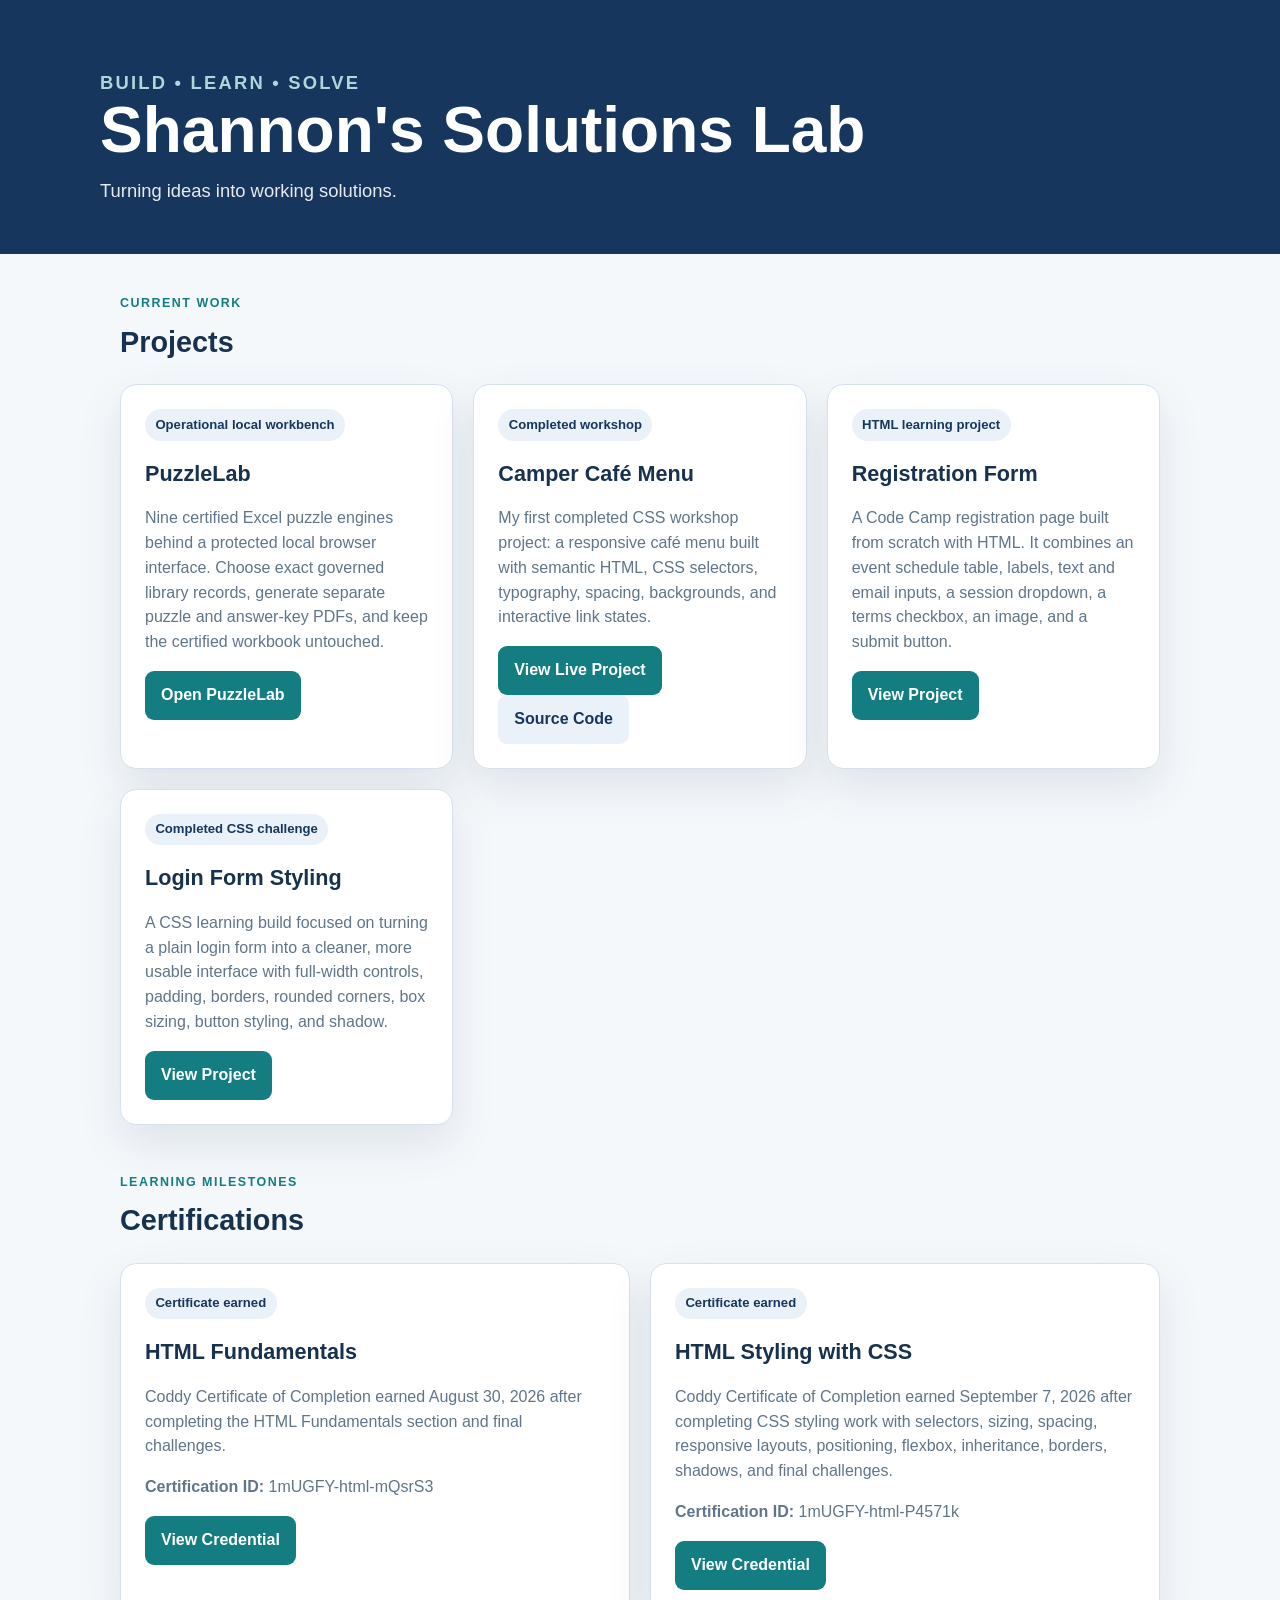
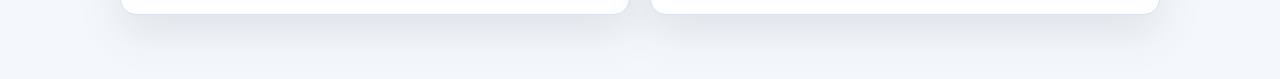
<file: public/index.html>
<!DOCTYPE html>
<html lang="en">
  <head>
    <meta charset="UTF-8">
    <meta name="viewport" content="width=device-width, initial-scale=1.0">
    <meta name="description" content="Shannon's Solutions Lab — practical projects, tools, and learning builds.">
    <title>Shannon's Solutions Lab</title>
    <link rel="stylesheet" href="./styles.css">
  </head>

  <body>
    <header class="site-header">
      <div class="site-header__inner">
        <p class="eyebrow" style="color:#bfe9ea">Build • Learn • Solve</p>
        <h1>Shannon's Solutions Lab</h1>
        <p>Turning ideas into working solutions.</p>
      </div>
    </header>

    <main class="container">
      <section aria-labelledby="projects-heading">
        <p class="eyebrow">Current work</p>
        <h2 class="section-heading" id="projects-heading">Projects</h2>

        <div class="project-grid">
          <article class="card">
            <span class="status">Operational local workbench</span>
            <h3 style="margin-top:1rem">PuzzleLab</h3>
            <p>
              Nine certified Excel puzzle engines behind a protected local browser
              interface. Choose exact governed library records, generate separate
              puzzle and answer-key PDFs, and keep the certified workbook untouched.
            </p>
            <a class="button" href="./puzzlelab/">Open PuzzleLab</a>
          </article>

          <article class="card">
            <span class="status">Completed workshop</span>
            <h3 style="margin-top:1rem">Camper Café Menu</h3>
            <p>
              My first completed CSS workshop project: a responsive café menu
              built with semantic HTML, CSS selectors, typography, spacing,
              backgrounds, and interactive link states.
            </p>
            <a class="button" href="https://shannonkesslersk-cmd.github.io/Design-a-Cafe-Workshop/">
              View Live Project
            </a>
            <a class="button button--secondary" href="https://github.com/shannonkesslersk-cmd/Design-a-Cafe-Workshop">
              Source Code
            </a>
          </article>

          <article class="card">
            <span class="status">HTML learning project</span>
            <h3 style="margin-top:1rem">Registration Form</h3>
            <p>
              A Code Camp registration page built from scratch with HTML. It combines
              an event schedule table, labels, text and email inputs, a session dropdown,
              a terms checkbox, an image, and a submit button.
            </p>
            <a class="button" href="./registration-form/">View Project</a>
          </article>

          <article class="card">
            <span class="status">Completed CSS challenge</span>
            <h3 style="margin-top:1rem">Login Form Styling</h3>
            <p>
              A CSS learning build focused on turning a plain login form into a cleaner,
              more usable interface with full-width controls, padding, borders,
              rounded corners, box sizing, button styling, and shadow.
            </p>
            <a class="button" href="./css-login-form/">View Project</a>
          </article>
        </div>
      </section>

      <section aria-labelledby="certifications-heading" style="margin-top:3rem">
        <p class="eyebrow">Learning milestones</p>
        <h2 class="section-heading" id="certifications-heading">Certifications</h2>

        <div class="project-grid">
          <article class="card">
            <span class="status">Certificate earned</span>
            <h3 style="margin-top:1rem">HTML Fundamentals</h3>
            <p>
              Coddy Certificate of Completion earned August 30, 2026 after completing
              the HTML Fundamentals section and final challenges.
            </p>
            <p><strong>Certification ID:</strong> 1mUGFY-html-mQsrS3</p>
            <a class="button" href="https://coddy.tech/certifications/1mUGFY-html-mQsrS3">
              View Credential
            </a>
          </article>

          <article class="card">
            <span class="status">Certificate earned</span>
            <h3 style="margin-top:1rem">HTML Styling with CSS</h3>
            <p>
              Coddy Certificate of Completion earned September 7, 2026 after completing
              CSS styling work with selectors, sizing, spacing, responsive layouts,
              positioning, flexbox, inheritance, borders, shadows, and final challenges.
            </p>
            <p><strong>Certification ID:</strong> 1mUGFY-html-P4571k</p>
            <a class="button" href="https://coddy.tech/certifications/1mUGFY-html-P4571k">
              View Credential
            </a>
          </article>
        </div>
      </section>
    </main>
  </body>
</html>
</file>
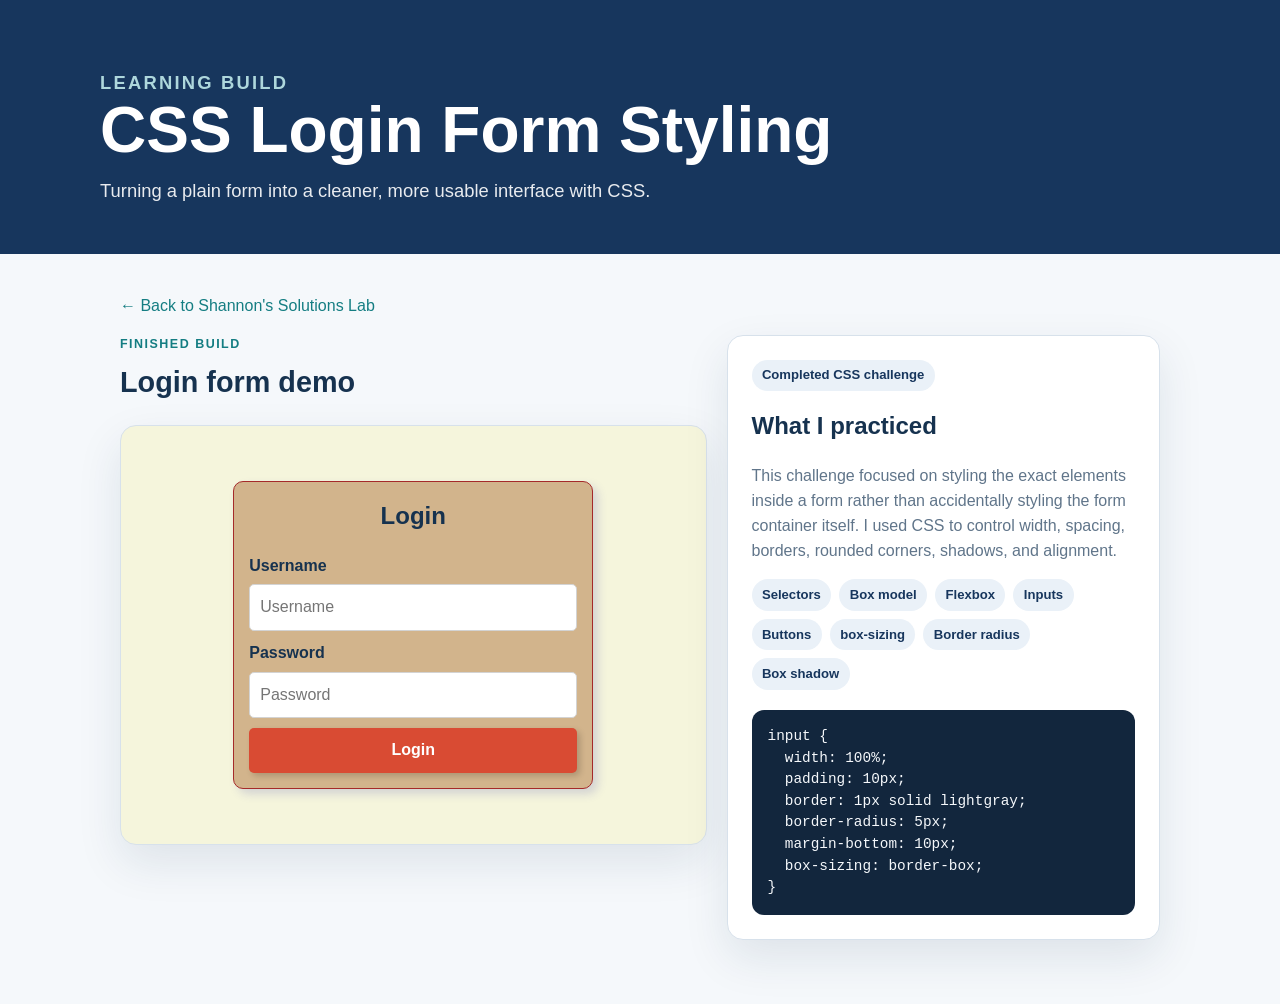
<file: public/css-login-form/index.html>
<!DOCTYPE html>
<html lang="en">
  <head>
    <meta charset="UTF-8">
    <meta name="viewport" content="width=device-width, initial-scale=1.0">
    <meta
      name="description"
      content="CSS Login Form Styling — a completed CSS learning challenge in Shannon's Solutions Lab."
    >
    <title>CSS Login Form Styling | Shannon's Solutions Lab</title>
    <link rel="stylesheet" href="../styles.css">
    <style>
      .learning-layout {
        display: grid;
        grid-template-columns: 1.15fr .85fr;
        gap: 1.25rem;
        align-items: start;
      }

      .demo-stage {
        min-height: 420px;
        display: flex;
        justify-content: center;
        align-items: center;
        padding: 2rem;
        background: beige;
        border: 1px solid var(--line);
        border-radius: 16px;
        box-shadow: var(--shadow);
      }

      .login-demo {
        width: min(360px, 100%);
        padding: 15px;
        background: tan;
        border: 1px solid brown;
        border-radius: 10px;
        box-shadow: 5px 5px 10px lightgray;
        text-align: center;
      }

      .login-demo h2 {
        margin-top: 0;
      }

      .login-demo label {
        text-align: left;
      }

      .login-demo input {
        width: 100%;
        padding: 10px;
        margin-bottom: 10px;
        border: 1px solid lightgray;
        border-radius: 5px;
        box-sizing: border-box;
      }

      .login-demo button {
        width: 100%;
        padding: 10px;
        background: #d94b33;
        color: white;
        border: 0;
        border-radius: 5px;
        box-shadow: 3px 3px 6px rgba(0, 0, 0, .18);
      }

      .skill-row {
        display: flex;
        flex-wrap: wrap;
        gap: .5rem;
        margin-top: 1rem;
      }

      .code-sample {
        margin: 1.25rem 0 0;
        padding: 1rem;
        overflow-x: auto;
        background: #12263d;
        color: #f5f8fb;
        border-radius: 12px;
        font: .9rem/1.5 Consolas, Monaco, monospace;
      }

      @media (max-width: 720px) {
        .learning-layout { grid-template-columns: 1fr; }
        .demo-stage { min-height: 340px; padding: 1rem; }
      }
    </style>
  </head>

  <body>
    <header class="site-header">
      <div class="site-header__inner">
        <p class="eyebrow" style="color:#bfe9ea">Learning Build</p>
        <h1>CSS Login Form Styling</h1>
        <p>Turning a plain form into a cleaner, more usable interface with CSS.</p>
      </div>
    </header>

    <main class="container">
      <nav class="breadcrumb" aria-label="Breadcrumb">
        <a href="../">← Back to Shannon's Solutions Lab</a>
      </nav>

      <div class="learning-layout">
        <section aria-labelledby="demo-heading">
          <p class="eyebrow">Finished build</p>
          <h2 class="section-heading" id="demo-heading">Login form demo</h2>

          <div class="demo-stage">
            <form class="login-demo" onsubmit="return false;">
              <h2>Login</h2>

              <label for="portfolio-username">Username</label>
              <input id="portfolio-username" type="text" autocomplete="username" placeholder="Username">

              <label for="portfolio-password">Password</label>
              <input id="portfolio-password" type="password" autocomplete="current-password" placeholder="Password">

              <button type="button">Login</button>
            </form>
          </div>
        </section>

        <aside class="card" aria-labelledby="learned-heading">
          <span class="status">Completed CSS challenge</span>
          <h2 id="learned-heading" style="margin-top:1rem">What I practiced</h2>
          <p>
            This challenge focused on styling the exact elements inside a form rather
            than accidentally styling the form container itself. I used CSS to control
            width, spacing, borders, rounded corners, shadows, and alignment.
          </p>

          <div class="skill-row" aria-label="Skills practiced">
            <span class="status">Selectors</span>
            <span class="status">Box model</span>
            <span class="status">Flexbox</span>
            <span class="status">Inputs</span>
            <span class="status">Buttons</span>
            <span class="status">box-sizing</span>
            <span class="status">Border radius</span>
            <span class="status">Box shadow</span>
          </div>

          <pre class="code-sample"><code>input {
  width: 100%;
  padding: 10px;
  border: 1px solid lightgray;
  border-radius: 5px;
  margin-bottom: 10px;
  box-sizing: border-box;
}</code></pre>
        </aside>
      </div>
    </main>
  </body>
</html>
</file>
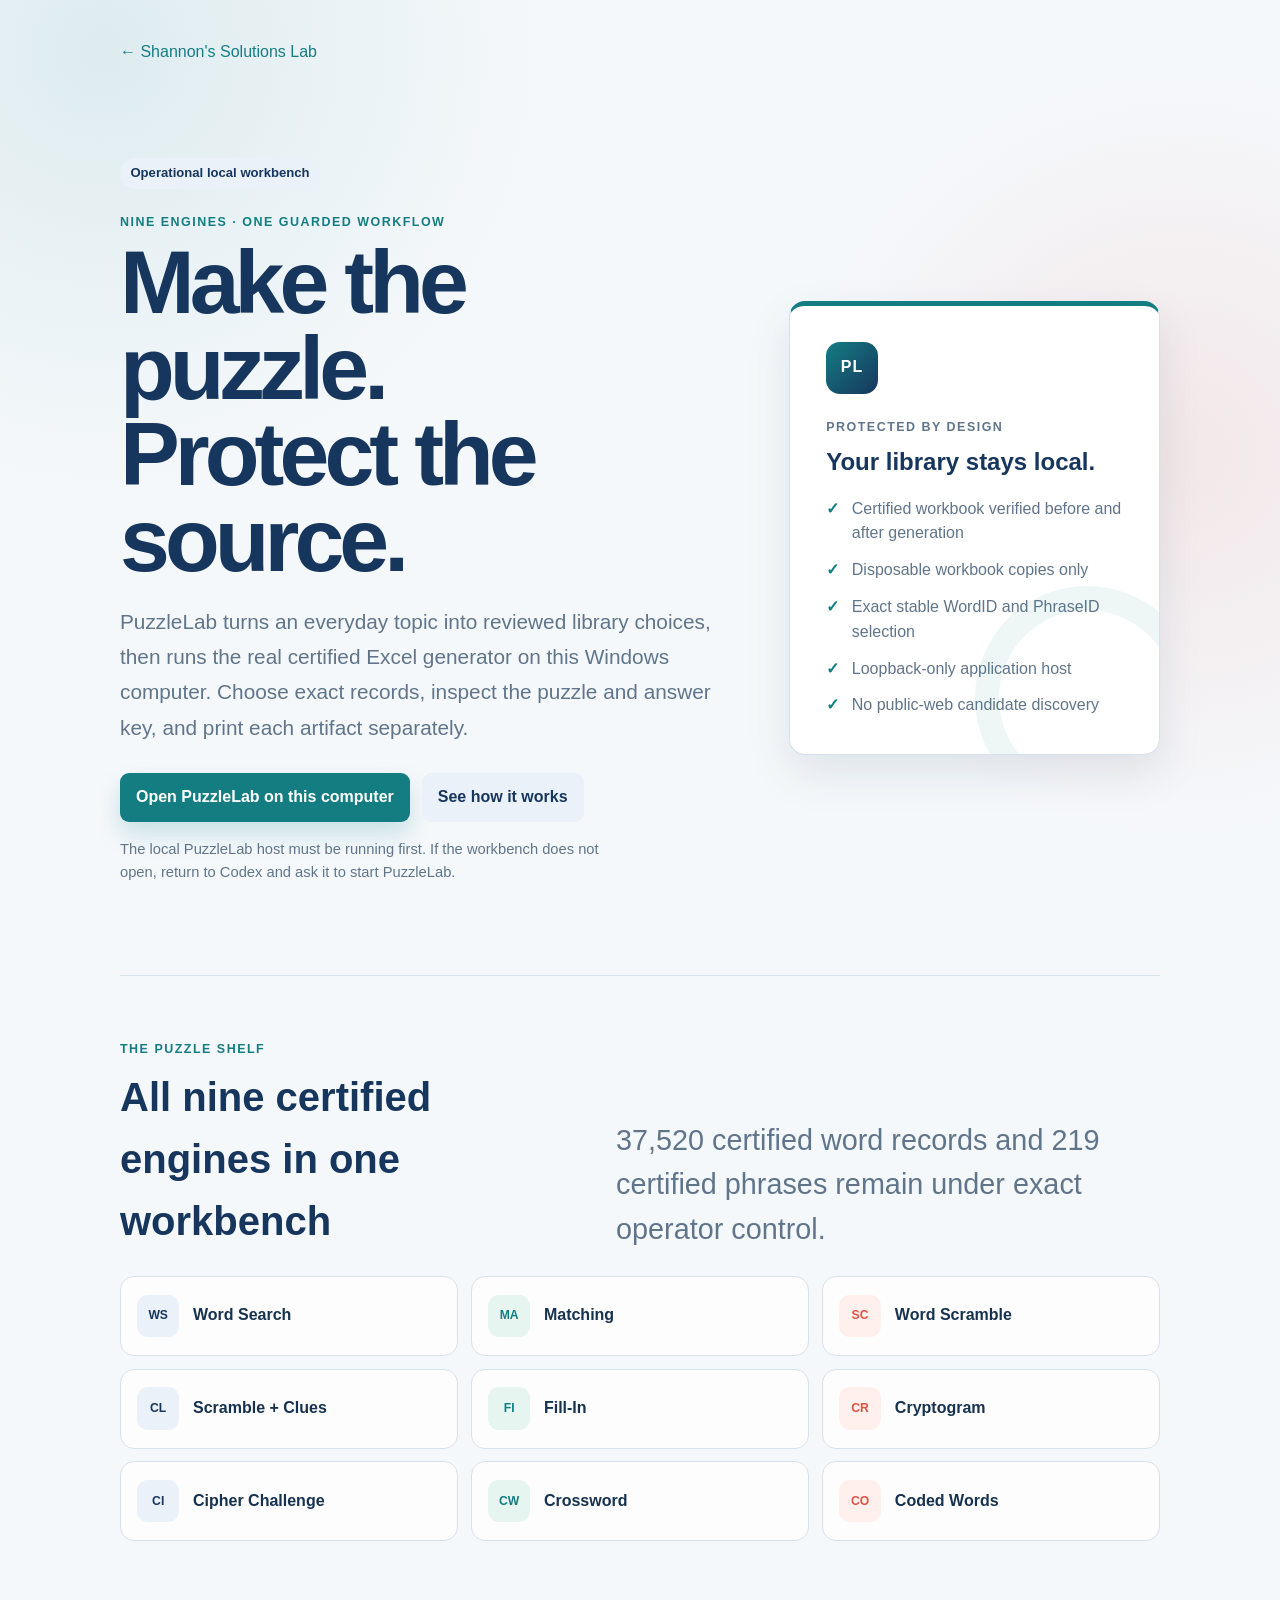
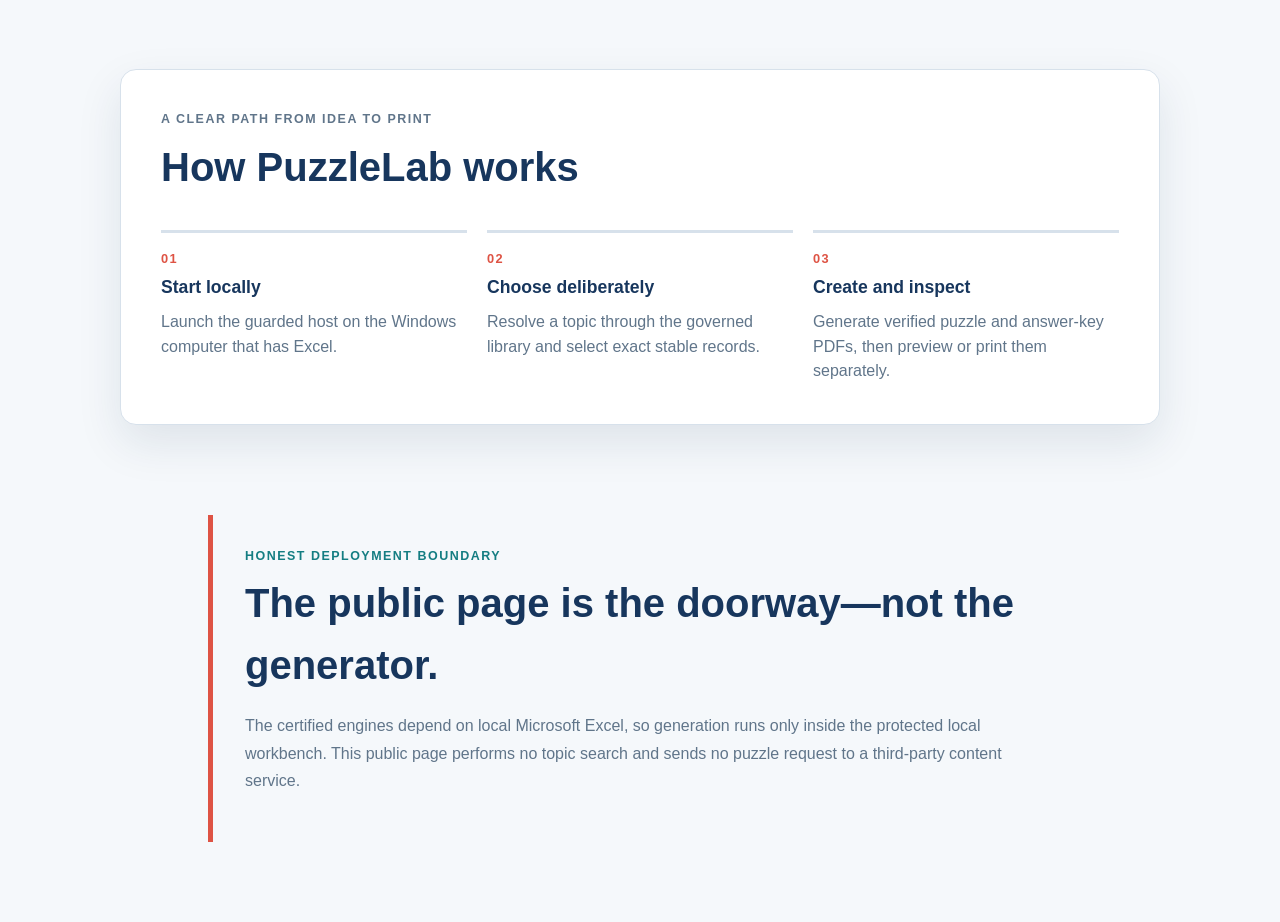
<file: public/puzzlelab/index.html>
<!DOCTYPE html>
<html lang="en">
  <head>
    <meta charset="UTF-8">
    <meta name="viewport" content="width=device-width, initial-scale=1.0">
    <meta
      name="description"
      content="Launch PuzzleLab's protected local workbench for nine certified puzzle engines."
    >
    <title>PuzzleLab | Shannon's Solutions Lab</title>
    <link rel="stylesheet" href="../styles.css">
    <link rel="stylesheet" href="puzzlelab.css">
  </head>

  <body class="puzzlelab-launch">
    <main class="container">
      <nav class="breadcrumb" aria-label="Breadcrumb">
        <a href="../">← Shannon's Solutions Lab</a>
      </nav>

      <section class="launch-hero" aria-labelledby="puzzlelab-title">
        <div class="launch-copy">
          <span class="status">Operational local workbench</span>
          <p class="eyebrow">Nine engines · one guarded workflow</p>
          <h1 id="puzzlelab-title">Make the puzzle.<br>Protect the source.</h1>
          <p class="launch-lede">
            PuzzleLab turns an everyday topic into reviewed library choices, then
            runs the real certified Excel generator on this Windows computer.
            Choose exact records, inspect the puzzle and answer key, and print each
            artifact separately.
          </p>

          <div class="launch-actions">
            <a class="button launch-primary" href="http://127.0.0.1:5199/">
              Open PuzzleLab on this computer
            </a>
            <a class="button button--secondary" href="#how-it-works">
              See how it works
            </a>
          </div>

          <p class="launch-note">
            The local PuzzleLab host must be running first. If the workbench does
            not open, return to Codex and ask it to start PuzzleLab.
          </p>
        </div>

        <aside class="launch-status card" aria-label="PuzzleLab protection status">
          <div class="status-mark" aria-hidden="true">PL</div>
          <p class="eyebrow">Protected by design</p>
          <h2>Your library stays local.</h2>
          <ul class="protection-list">
            <li>Certified workbook verified before and after generation</li>
            <li>Disposable workbook copies only</li>
            <li>Exact stable WordID and PhraseID selection</li>
            <li>Loopback-only application host</li>
            <li>No public-web candidate discovery</li>
          </ul>
        </aside>
      </section>

      <section class="engine-section" aria-labelledby="engine-heading">
        <div class="section-heading">
          <div>
            <p class="eyebrow">The puzzle shelf</p>
            <h2 id="engine-heading">All nine certified engines in one workbench</h2>
          </div>
          <p>
            37,520 certified word records and 219 certified phrases remain under
            exact operator control.
          </p>
        </div>

        <div class="engine-grid" role="list">
          <article class="engine-card" role="listitem"><span>WS</span><strong>Word Search</strong></article>
          <article class="engine-card" role="listitem"><span>MA</span><strong>Matching</strong></article>
          <article class="engine-card" role="listitem"><span>SC</span><strong>Word Scramble</strong></article>
          <article class="engine-card" role="listitem"><span>CL</span><strong>Scramble + Clues</strong></article>
          <article class="engine-card" role="listitem"><span>FI</span><strong>Fill-In</strong></article>
          <article class="engine-card" role="listitem"><span>CR</span><strong>Cryptogram</strong></article>
          <article class="engine-card" role="listitem"><span>CI</span><strong>Cipher Challenge</strong></article>
          <article class="engine-card" role="listitem"><span>CW</span><strong>Crossword</strong></article>
          <article class="engine-card" role="listitem"><span>CO</span><strong>Coded Words</strong></article>
        </div>
      </section>

      <section class="workflow card" id="how-it-works" aria-labelledby="workflow-heading">
        <p class="eyebrow">A clear path from idea to print</p>
        <h2 id="workflow-heading">How PuzzleLab works</h2>
        <ol class="workflow-grid">
          <li>
            <span>01</span>
            <strong>Start locally</strong>
            <p>Launch the guarded host on the Windows computer that has Excel.</p>
          </li>
          <li>
            <span>02</span>
            <strong>Choose deliberately</strong>
            <p>Resolve a topic through the governed library and select exact stable records.</p>
          </li>
          <li>
            <span>03</span>
            <strong>Create and inspect</strong>
            <p>Generate verified puzzle and answer-key PDFs, then preview or print them separately.</p>
          </li>
        </ol>
      </section>

      <section class="boundary-note" aria-labelledby="boundary-heading">
        <p class="eyebrow">Honest deployment boundary</p>
        <h2 id="boundary-heading">The public page is the doorway—not the generator.</h2>
        <p>
          The certified engines depend on local Microsoft Excel, so generation runs
          only inside the protected local workbench. This public page performs no
          topic search and sends no puzzle request to a third-party content service.
        </p>
      </section>
    </main>
  </body>
</html>
</file>
<file: public/styles.css>
:root {
  color-scheme: light;
  --ink: #16324f;
  --muted: #60758a;
  --blue: #17365d;
  --blue-soft: #eaf1f8;
  --teal: #147d82;
  --paper: #ffffff;
  --canvas: #f5f8fb;
  --line: #d7e1eb;
  --shadow: 0 18px 45px rgba(22, 50, 79, 0.10);
}

* { box-sizing: border-box; }

body {
  margin: 0;
  font-family: Arial, Helvetica, sans-serif;
  color: var(--ink);
  background: var(--canvas);
  line-height: 1.55;
}

a { color: var(--teal); }
a:hover { color: var(--blue); }

.site-header {
  background: var(--blue);
  color: white;
  padding: 3.5rem 1.25rem 3rem;
}

.site-header__inner,
.container {
  width: min(1080px, 100%);
  margin: 0 auto;
}

.site-header h1 {
  margin: 0;
  font-size: clamp(2.1rem, 5vw, 4rem);
  line-height: 1.05;
}

.site-header p {
  margin: .8rem 0 0;
  font-size: 1.15rem;
  opacity: .9;
}

.container { padding: 2.5rem 1.25rem 4rem; }

.eyebrow {
  margin: 0 0 .4rem;
  text-transform: uppercase;
  letter-spacing: .12em;
  font-size: .78rem;
  font-weight: 700;
  color: var(--teal);
}

.section-heading { margin: 0 0 1.25rem; font-size: 1.8rem; }

.project-grid {
  display: grid;
  grid-template-columns: repeat(auto-fit, minmax(270px, 1fr));
  gap: 1.25rem;
}

.card {
  background: var(--paper);
  border: 1px solid var(--line);
  border-radius: 16px;
  padding: 1.5rem;
  box-shadow: var(--shadow);
}

.card h3 { margin: 0 0 .6rem; font-size: 1.35rem; }
.card p { color: var(--muted); }

.button,
button {
  display: inline-block;
  border: 0;
  border-radius: 9px;
  padding: .75rem 1rem;
  background: var(--teal);
  color: white;
  font: inherit;
  font-weight: 700;
  text-decoration: none;
  cursor: pointer;
}

.button:hover,
button:hover { background: var(--blue); color: white; }

.button--secondary {
  background: var(--blue-soft);
  color: var(--blue);
}

.status {
  display: inline-flex;
  align-items: center;
  gap: .4rem;
  border-radius: 999px;
  padding: .35rem .65rem;
  background: var(--blue-soft);
  color: var(--blue);
  font-size: .82rem;
  font-weight: 700;
}

.breadcrumb { margin-bottom: 1rem; }
.breadcrumb a { text-decoration: none; }

.app-hero {
  display: grid;
  grid-template-columns: 1.35fr .65fr;
  gap: 1.5rem;
  align-items: start;
  margin-bottom: 1.5rem;
}

.app-hero h1 { margin: .35rem 0 .7rem; font-size: clamp(2rem, 4vw, 3.4rem); line-height: 1.08; }
.app-hero p { color: var(--muted); max-width: 65ch; }

.form-grid {
  display: grid;
  grid-template-columns: repeat(2, minmax(0, 1fr));
  gap: 1rem;
}

label { display: block; font-weight: 700; margin-bottom: .35rem; }
input, select {
  width: 100%;
  border: 1px solid #b9c8d7;
  border-radius: 9px;
  padding: .75rem .8rem;
  background: white;
  color: var(--ink);
  font: inherit;
}

.form-span { grid-column: 1 / -1; }
.help { margin: .35rem 0 0; color: var(--muted); font-size: .9rem; }

.notice {
  border-left: 4px solid var(--teal);
  padding: .85rem 1rem;
  background: #f0f8f8;
  color: #315f62;
  margin-top: 1rem;
}
.notice--error {
  border-left-color: #a43c3c;
  background: #fff2f2;
  color: #7d2929;
  font-weight: 700;
}

.candidate-panel { margin-top: 1.5rem; }
.candidate-panel h2 { margin-top: 0; }
.candidate-heading-row {
  display: flex;
  align-items: start;
  justify-content: space-between;
  gap: 1rem;
}
.selection-tools {
  display: flex;
  align-items: center;
  justify-content: flex-end;
  gap: .75rem;
  color: var(--muted);
  font-size: .92rem;
  font-weight: 700;
}
.selection-tools[hidden] { display: none; }
.selection-count--ready { color: var(--teal); }
.empty-state {
  border: 1px dashed #aebfce;
  border-radius: 12px;
  padding: 2rem 1rem;
  text-align: center;
  color: var(--muted);
  background: #fbfdff;
}
.empty-state--error {
  border-color: #d6a9a9;
  background: #fff8f8;
  color: #7d3d3d;
}

.candidate-summary {
  margin: 0 0 1rem;
  color: var(--muted);
}

.candidate-grid {
  display: grid;
  grid-template-columns: repeat(auto-fit, minmax(220px, 1fr));
  gap: .6rem;
}

.candidate-card {
  margin: 0;
  border: 1px solid var(--line);
  border-radius: 12px;
  padding: .7rem .8rem;
  background: #fbfdff;
}

.candidate-choice {
  display: flex;
  gap: .6rem;
  margin: 0;
  cursor: pointer;
}

.candidate-card:has(input:checked) {
  border-color: var(--teal);
  background: #f0f8f8;
}

.candidate-card:focus-within {
  outline: 3px solid rgba(20, 125, 130, .2);
  outline-offset: 2px;
}

.candidate-card input {
  width: 1.1rem;
  height: 1.1rem;
  margin: .2rem 0 0;
  accent-color: var(--teal);
  flex: 0 0 auto;
}

.candidate-card__content {
  display: grid;
  gap: .2rem;
  min-width: 0;
  width: 100%;
}

.candidate-card__heading {
  display: flex;
  align-items: center;
  justify-content: space-between;
  gap: .75rem;
}

.candidate-card__heading strong {
  overflow-wrap: anywhere;
}

.candidate-source {
  margin-left: 1.7rem;
  color: var(--muted);
  font-size: .78rem;
  font-weight: 400;
}

.candidate-source summary {
  width: fit-content;
  color: var(--teal);
  cursor: pointer;
  font-weight: 700;
}

.candidate-source__text {
  display: block;
  margin-top: .35rem;
}

.candidate-source a {
  display: block;
  width: fit-content;
  margin-top: .25rem;
  font-size: .78rem;
  font-weight: 700;
}

button:disabled {
  opacity: .65;
  cursor: not-allowed;
}

button.is-loading { cursor: progress; }

.review-panel[hidden] { display: none; }
.review-intro { color: var(--muted); }
.review-details {
  display: grid;
  grid-template-columns: repeat(4, minmax(0, 1fr));
  gap: .8rem;
  margin: 1.25rem 0;
}
.review-details div {
  border-radius: 10px;
  padding: .8rem;
  background: var(--blue-soft);
}
.review-details dt {
  color: var(--muted);
  font-size: .78rem;
  font-weight: 700;
  text-transform: uppercase;
  letter-spacing: .06em;
}
.review-details dd { margin: .25rem 0 0; font-weight: 700; }
.selected-word-list {
  display: grid;
  grid-template-columns: repeat(auto-fit, minmax(150px, 1fr));
  gap: .55rem;
  margin: 0;
  padding: 0;
  list-style: none;
}
.selected-word-list li {
  border: 1px solid var(--line);
  border-radius: 9px;
  padding: .55rem .7rem;
  background: #fbfdff;
}
.review-actions {
  display: flex;
  flex-wrap: wrap;
  gap: .75rem;
  margin-top: 1.25rem;
}

.puzzle-output[hidden] { display: none; }
.puzzle-output { margin-top: 1.5rem; }
.output-toolbar { margin-bottom: 1.5rem; }
.output-toolbar h2 { margin: 0; }
.output-toolbar p:not(.eyebrow) { margin-bottom: 0; }
.print-packet {
  display: grid;
  gap: 1.5rem;
  justify-content: center;
  overflow-x: auto;
  padding-bottom: 1rem;
}
.print-page {
  display: flex;
  flex-direction: column;
  width: 8.5in;
  height: 11in;
  padding: .42in .48in .35in;
  overflow: hidden;
  background: white;
  border: 1px solid var(--line);
  box-shadow: var(--shadow);
  color: #263746;
  font-family: Arial, Helvetica, sans-serif;
  line-height: 1.15;
}
.page-title {
  margin: 0;
  color: var(--blue);
  font-size: 24pt;
  line-height: 1;
  text-align: center;
}
.page-topic {
  margin: .09in 0 0;
  color: var(--teal);
  font-size: 13pt;
  font-weight: 700;
  text-align: center;
}
.page-instructions {
  margin: .1in 0 .12in;
  color: #596b7b;
  font-size: 9.5pt;
  text-align: center;
}
.word-search-grid {
  width: 5.45in;
  margin: 0 auto;
  border-collapse: collapse;
  table-layout: fixed;
}
.word-search-grid td {
  width: .2725in;
  height: .2725in;
  border: .5pt solid #8997a4;
  padding: 0;
  color: #182a3b;
  font-size: 13pt;
  font-weight: 700;
  line-height: 1;
  text-align: center;
  vertical-align: middle;
}
.word-bank-title {
  margin: .16in 0 .08in;
  color: var(--blue);
  font-size: 12pt;
  text-align: center;
}
.word-bank {
  display: grid;
  grid-template-columns: repeat(4, minmax(0, 1fr));
  gap: .05in .14in;
  margin: 0;
  padding: 0;
  list-style: none;
  font-size: 9pt;
  font-weight: 700;
  text-align: center;
}
.answer-grid { width: 5.05in; margin-top: .12in; }
.answer-grid td {
  width: .24in;
  height: .215in;
  font-size: 9.5pt;
}
.answer-grid .axis-cell {
  width: .24in;
  height: .215in;
  padding: 0;
  border: 0;
  color: var(--blue);
  font-size: 7pt;
  line-height: 1;
  text-align: center;
}
.coordinate-table {
  width: 5.8in;
  margin: .12in auto 0;
  border-collapse: collapse;
  table-layout: fixed;
  font-size: 7.5pt;
}
.coordinate-table th,
.coordinate-table td {
  border-bottom: .5pt solid #d7e1eb;
  padding: .018in .06in;
  line-height: 1.05;
  text-align: left;
}
.coordinate-table th { color: var(--blue); font-size: 8pt; }
.page-footer {
  display: flex;
  align-items: end;
  justify-content: space-between;
  gap: .25in;
  margin-top: auto;
  padding-top: .08in;
  border-top: 2pt solid var(--teal);
  color: var(--blue);
  font-size: 8pt;
}

.detail-list { margin: .5rem 0 0; padding-left: 1.2rem; color: var(--muted); }

@media (max-width: 720px) {
  .app-hero, .form-grid { grid-template-columns: 1fr; }
  .site-header { padding-top: 2.5rem; }
  .candidate-heading-row,
  .selection-tools {
    align-items: stretch;
    flex-direction: column;
  }
  .selection-tools { justify-content: flex-start; }
  .review-details { grid-template-columns: repeat(2, minmax(0, 1fr)); }
}

@page { size: letter portrait; margin: 0; }

@media print {
  body { background: white; }
  .container { width: auto; padding: 0; }
  .container > * { display: none !important; }
  .container > .puzzle-output { display: block !important; margin: 0; }
  .output-toolbar { display: none !important; }
  .print-packet { display: block; padding: 0; overflow: visible; }
  .print-page {
    border: 0;
    box-shadow: none;
    break-after: page;
    page-break-after: always;
  }
  .print-page:last-child {
    break-after: auto;
    page-break-after: auto;
  }
}
</file>
<file: public/puzzlelab/puzzlelab.css>
.puzzlelab-launch {
  --puzzle-accent: #de5344;
  min-height: 100vh;
  background:
    radial-gradient(circle at 8% 2%, rgb(18 128 134 / 10%), transparent 28rem),
    radial-gradient(circle at 92% 18%, rgb(222 83 68 / 10%), transparent 24rem),
    var(--canvas);
}

.launch-hero {
  display: grid;
  grid-template-columns: minmax(0, 1.25fr) minmax(280px, .75fr);
  gap: clamp(1.5rem, 4vw, 3.5rem);
  align-items: center;
  padding: clamp(2rem, 6vw, 5rem) 0;
}

.launch-copy .eyebrow {
  margin-top: 1.5rem;
}

.launch-copy h1 {
  max-width: 12ch;
  margin: .4rem 0 1rem;
  color: var(--blue);
  font-size: clamp(2.75rem, 7vw, 5.75rem);
  line-height: .96;
  letter-spacing: -.055em;
}

.launch-lede {
  max-width: 62ch;
  color: var(--muted);
  font-size: clamp(1.05rem, 2vw, 1.3rem);
  line-height: 1.7;
}

.launch-actions {
  display: flex;
  flex-wrap: wrap;
  gap: .75rem;
  margin-top: 1.75rem;
}

.launch-primary {
  box-shadow: 0 12px 24px rgb(18 128 134 / 20%);
}

.launch-note {
  max-width: 60ch;
  margin-top: 1rem;
  color: var(--muted);
  font-size: .92rem;
}

.launch-status {
  position: relative;
  overflow: hidden;
  padding: clamp(1.5rem, 4vw, 2.25rem);
  border-top: 5px solid var(--teal);
}

.launch-status::after {
  position: absolute;
  right: -2.5rem;
  bottom: -3.5rem;
  width: 11rem;
  height: 11rem;
  border: 1.5rem solid rgb(18 128 134 / 7%);
  border-radius: 50%;
  content: "";
}

.status-mark {
  display: grid;
  width: 3.25rem;
  height: 3.25rem;
  margin-bottom: 1.5rem;
  place-items: center;
  border-radius: 14px;
  background: linear-gradient(135deg, var(--teal), var(--blue));
  color: white;
  font-weight: 900;
  letter-spacing: .08em;
}

.launch-status h2 {
  margin: .2rem 0 1rem;
  color: var(--blue);
}

.protection-list {
  display: grid;
  gap: .75rem;
  margin: 0;
  padding: 0;
  list-style: none;
}

.protection-list li {
  position: relative;
  padding-left: 1.6rem;
  color: var(--muted);
}

.protection-list li::before {
  position: absolute;
  left: 0;
  color: var(--teal);
  content: "✓";
  font-weight: 900;
}

.engine-section {
  padding: clamp(2rem, 5vw, 4rem) 0;
  border-top: 1px solid var(--line);
}

.section-heading {
  display: flex;
  justify-content: space-between;
  gap: 2rem;
  align-items: end;
  margin-bottom: 1.5rem;
}

.section-heading h2,
.workflow h2,
.boundary-note h2 {
  margin: .25rem 0 0;
  color: var(--blue);
  font-size: clamp(1.7rem, 4vw, 2.5rem);
}

.section-heading > p {
  max-width: 34rem;
  margin: 0;
  color: var(--muted);
}

.engine-grid {
  display: grid;
  grid-template-columns: repeat(3, minmax(0, 1fr));
  gap: .8rem;
}

.engine-card {
  display: flex;
  gap: .85rem;
  align-items: center;
  min-height: 5rem;
  padding: 1rem;
  border: 1px solid var(--line);
  border-radius: 14px;
  background: rgb(255 255 255 / 78%);
}

.engine-card span {
  display: grid;
  flex: 0 0 2.65rem;
  height: 2.65rem;
  place-items: center;
  border-radius: 11px;
  background: var(--blue-soft);
  color: var(--blue);
  font-size: .76rem;
  font-weight: 900;
}

.engine-card:nth-child(3n + 2) span {
  background: #e7f5f0;
  color: var(--teal);
}

.engine-card:nth-child(3n) span {
  background: #fff0ed;
  color: var(--puzzle-accent);
}

.workflow {
  margin-top: clamp(2rem, 5vw, 4rem);
  padding: clamp(1.5rem, 4vw, 2.5rem);
}

.workflow-grid {
  display: grid;
  grid-template-columns: repeat(3, minmax(0, 1fr));
  gap: 1.25rem;
  margin: 2rem 0 0;
  padding: 0;
  list-style: none;
}

.workflow-grid li {
  padding-top: 1rem;
  border-top: 3px solid var(--line);
}

.workflow-grid span {
  display: block;
  color: var(--puzzle-accent);
  font-size: .8rem;
  font-weight: 900;
  letter-spacing: .1em;
}

.workflow-grid strong {
  display: block;
  margin-top: .35rem;
  color: var(--blue);
  font-size: 1.1rem;
}

.workflow-grid p {
  margin: .5rem 0 0;
}

.boundary-note {
  max-width: 54rem;
  margin: clamp(3rem, 7vw, 6rem) auto 1rem;
  padding: 2rem;
  border-left: 5px solid var(--puzzle-accent);
}

.boundary-note > p:last-child {
  color: var(--muted);
  line-height: 1.7;
}

@media (max-width: 800px) {
  .launch-hero,
  .workflow-grid {
    grid-template-columns: 1fr;
  }

  .section-heading {
    display: block;
  }

  .section-heading > p {
    margin-top: .75rem;
  }

  .engine-grid {
    grid-template-columns: repeat(2, minmax(0, 1fr));
  }
}

@media (max-width: 480px) {
  .engine-grid {
    grid-template-columns: 1fr;
  }

  .launch-actions .button {
    width: 100%;
    text-align: center;
  }
}

@media (prefers-reduced-motion: reduce) {
  *,
  *::before,
  *::after {
    scroll-behavior: auto !important;
  }
}
</file>
